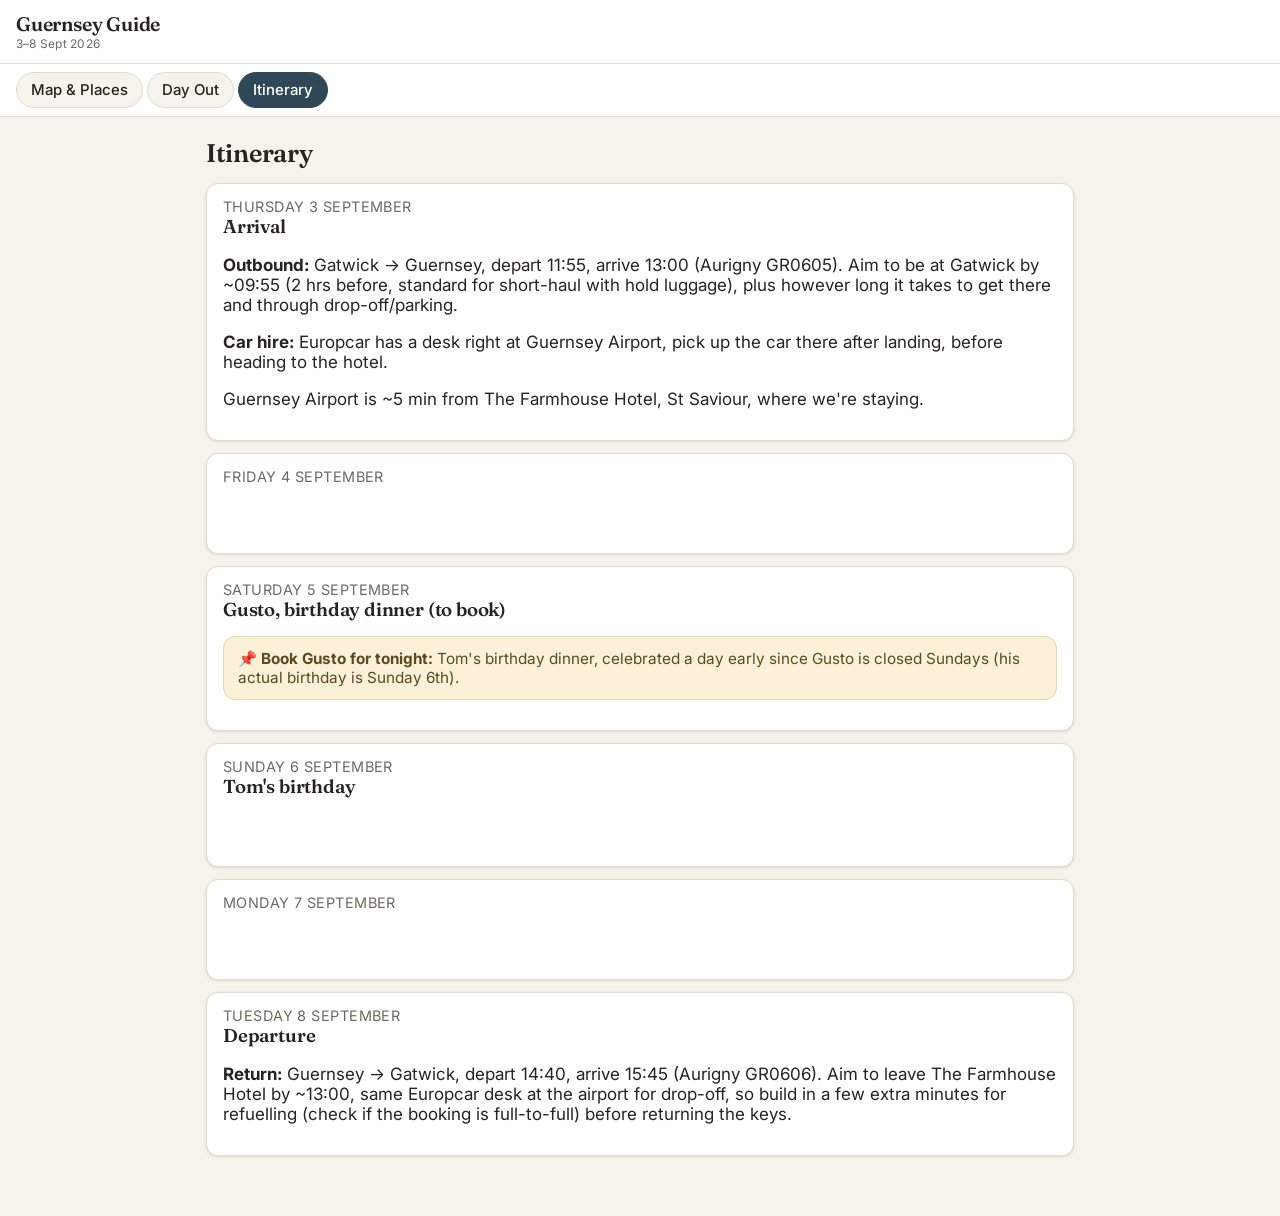
<file: itinerary.html>
<!doctype html>
<html lang="en">
<head>
<meta charset="utf-8">
<meta name="viewport" content="width=device-width, initial-scale=1, maximum-scale=1">
<title>Itinerary | Guernsey Guide</title>
<link rel="stylesheet" href="style.css">
</head>
<body>
<main>
  <h1>Itinerary</h1>

  <div class="itinerary-day">
    <div class="date">Thursday 3 September</div>
    <h2>Arrival</h2>
    <p><strong>Outbound:</strong> Gatwick → Guernsey, depart 11:55, arrive 13:00 (Aurigny GR0605).
      Aim to be at Gatwick by ~09:55 (2 hrs before, standard for short-haul with hold luggage), plus however
      long it takes to get there and through drop-off/parking.</p>
    <p><strong>Car hire:</strong> Europcar has a desk right at Guernsey Airport, pick up the car there after landing,
      before heading to the hotel.</p>
    <p>Guernsey Airport is ~5 min from The Farmhouse Hotel, St Saviour, where we're staying.</p>
  </div>
  <div class="itinerary-day">
    <div class="date">Friday 4 September</div>
    <h2></h2>
    <p>&nbsp;</p>
  </div>
  <div class="itinerary-day">
    <div class="date">Saturday 5 September</div>
    <h2>Gusto, birthday dinner (to book)</h2>
    <p class="placeholder-note">📌 <strong>Book Gusto for tonight:</strong> Tom's birthday dinner, celebrated a day early since Gusto is closed Sundays (his actual birthday is Sunday 6th).</p>
  </div>
  <div class="itinerary-day">
    <div class="date">Sunday 6 September</div>
    <h2>Tom's birthday</h2>
    <p>&nbsp;</p>
  </div>
  <div class="itinerary-day">
    <div class="date">Monday 7 September</div>
    <h2></h2>
    <p>&nbsp;</p>
  </div>
  <div class="itinerary-day">
    <div class="date">Tuesday 8 September</div>
    <h2>Departure</h2>
    <p><strong>Return:</strong> Guernsey → Gatwick, depart 14:40, arrive 15:45 (Aurigny GR0606).
      Aim to leave The Farmhouse Hotel by ~13:00, same Europcar desk at the airport for drop-off,
      so build in a few extra minutes for refuelling (check if the booking is full-to-full) before returning the keys.</p>
  </div>
</main>
<script src="nav.js"></script>
<script>renderHeader('itinerary');</script>
</body>
</html>
</file>
<file: style.css>
@import url('https://fonts.googleapis.com/css2?family=Fraunces:opsz,wght@9..144,500;9..144,600&family=Inter:wght@400;500;600&display=swap');

:root {
  --bg: #F6F3EC;
  --surface: #FFFFFF;
  --ink: #262420;
  --ink-soft: #6E6A61;
  --border: #E2DCCC;
  --accent: #2F4858;
  --accent-ink: #FFFFFF;
  --radius: 12px;
  --shadow: 0 1px 3px rgba(30,25,15,0.07), 0 1px 2px rgba(30,25,15,0.05);
  --serif: 'Fraunces', Georgia, 'Times New Roman', serif;
  --sans: 'Inter', -apple-system, BlinkMacSystemFont, "Segoe UI", Roboto, Helvetica, Arial, sans-serif;
  font-size: 17px;
}

* { box-sizing: border-box; }

html, body {
  margin: 0;
  padding: 0;
  background: var(--bg);
  color: var(--ink);
  font-family: var(--sans);
  -webkit-text-size-adjust: 100%;
}

a { color: var(--accent); text-decoration: none; }
a:hover { text-decoration: underline; }

img { max-width: 100%; }

h1, h2, h3 { font-family: var(--serif); font-weight: 600; letter-spacing: -0.01em; }

.app-header {
  position: sticky;
  top: 0;
  z-index: 500;
  background: var(--surface);
  border-bottom: 1px solid var(--border);
  padding: 12px 16px;
  display: flex;
  align-items: center;
  justify-content: space-between;
  gap: 12px;
}

.app-header .brand {
  font-family: var(--serif);
  font-weight: 600;
  font-size: 1.15rem;
  white-space: nowrap;
  letter-spacing: -0.01em;
}

.app-header .brand small {
  display: block;
  font-family: var(--sans);
  font-weight: 400;
  font-size: 0.7rem;
  color: var(--ink-soft);
  letter-spacing: 0.02em;
}

nav.tabs {
  display: flex;
  gap: 4px;
  overflow-x: auto;
  -webkit-overflow-scrolling: touch;
  scrollbar-width: none;
  padding: 8px 16px;
  background: var(--surface);
  border-bottom: 1px solid var(--border);
  position: sticky;
  top: 57px;
  z-index: 490;
}
nav.tabs::-webkit-scrollbar { display: none; }

nav.tabs a {
  flex: 0 0 auto;
  padding: 8px 14px;
  border-radius: 999px;
  background: var(--bg);
  border: 1px solid var(--border);
  color: var(--ink);
  font-size: 0.88rem;
  font-weight: 500;
  white-space: nowrap;
}
nav.tabs a:hover { text-decoration: none; background: #EEE8D8; }
nav.tabs a.active {
  background: var(--accent);
  border-color: var(--accent);
  color: var(--accent-ink);
}

main {
  max-width: 900px;
  margin: 0 auto;
  padding: 16px;
  padding-bottom: 48px;
}

h1 { font-size: 1.5rem; margin: 4px 0 14px; }
h2 { font-size: 1.2rem; margin: 22px 0 10px; }

.category-grid {
  display: grid;
  grid-template-columns: repeat(auto-fill, minmax(150px, 1fr));
  gap: 10px;
  margin: 16px 0;
}

.cat-card {
  display: flex;
  align-items: center;
  gap: 8px;
  padding: 14px;
  border-radius: var(--radius);
  background: var(--surface);
  border: 1px solid var(--border);
  box-shadow: var(--shadow);
  font-weight: 600;
  color: var(--ink);
}
.cat-card .swatch {
  width: 12px; height: 12px; border-radius: 50%; flex: 0 0 auto;
}
.cat-card small {
  display: block;
  font-weight: 400;
  color: var(--ink-soft);
  font-size: 0.78rem;
}

#map {
  width: 100%;
  height: 46vh;
  min-height: 320px;
  border-radius: var(--radius);
  border: 1px solid var(--border);
  z-index: 1;
}

.map-page main { max-width: 1100px; padding-top: 12px; }

.filter-bar {
  display: flex;
  flex-wrap: wrap;
  gap: 6px;
  margin: 12px 0;
}

.filter-chip {
  display: inline-flex;
  align-items: center;
  gap: 6px;
  padding: 7px 11px;
  border-radius: 999px;
  border: 1px solid var(--border);
  background: var(--surface);
  font-size: 0.8rem;
  font-weight: 500;
  cursor: pointer;
  user-select: none;
  transition: opacity 0.15s;
}
.filter-chip .dot { width: 9px; height: 9px; border-radius: 50%; flex: 0 0 auto; }
.filter-chip.off { opacity: 0.35; }

.leaflet-popup-content { font-size: 0.92rem; line-height: 1.4; font-family: var(--sans); }
.leaflet-popup-content h3 { margin: 0 0 4px; font-size: 1rem; font-family: var(--serif); }
.leaflet-popup-content .meta { color: var(--ink-soft); font-size: 0.82rem; }

.poi-list {
  display: flex;
  flex-direction: column;
  gap: 10px;
}

.poi-card {
  background: var(--surface);
  border: 1px solid var(--border);
  border-left: 5px solid var(--accent);
  border-radius: var(--radius);
  padding: 12px 14px;
  box-shadow: var(--shadow);
  scroll-margin-top: 130px;
}
.poi-card h3 {
  margin: 0 0 4px;
  font-size: 1.05rem;
  display: flex;
  justify-content: space-between;
  align-items: baseline;
  gap: 8px;
}
.poi-card .area {
  font-family: var(--sans);
  font-size: 0.8rem;
  color: var(--ink-soft);
  font-weight: 400;
  white-space: nowrap;
}
.poi-card .note {
  margin: 6px 0 0;
  font-size: 0.92rem;
}
.poi-card .details {
  margin-top: 8px;
  padding-top: 8px;
  border-top: 1px dashed var(--border);
  font-size: 0.85rem;
  color: var(--ink-soft);
  display: grid;
  grid-template-columns: auto 1fr;
  gap: 3px 8px;
}
.poi-card .details dt { font-weight: 600; color: var(--ink); }
.poi-card .details dd { margin: 0; }
.poi-card .map-link { font-size: 0.82rem; margin-top: 8px; display: inline-block; }
.poi-card .badge {
  display: inline-block;
  font-size: 0.7rem;
  padding: 2px 7px;
  border-radius: 999px;
  background: var(--bg);
  border: 1px solid var(--border);
  color: var(--ink-soft);
  margin-left: 6px;
}

.subcat-group {
  margin-bottom: 10px;
  background: var(--surface);
  border: 1px solid var(--border);
  border-radius: var(--radius);
  overflow: hidden;
}
.subcat-group summary {
  list-style: none;
  cursor: pointer;
  padding: 12px 14px;
  user-select: none;
}
.subcat-group summary::-webkit-details-marker { display: none; }
.subcat-group summary h2 {
  font-family: var(--sans);
  font-size: 0.95rem;
  font-weight: 600;
  letter-spacing: 0.01em;
  color: var(--ink);
  margin: 0;
  display: flex;
  align-items: center;
  gap: 8px;
}
.subcat-group summary h2::after {
  content: '▾';
  margin-left: auto;
  color: var(--ink-soft);
  font-size: 0.8rem;
  transition: transform 0.15s;
}
.subcat-group[open] summary h2::after { transform: rotate(180deg); }
.subcat-group summary .count {
  font-size: 0.75rem;
  font-weight: 500;
  color: var(--ink-soft);
  background: var(--bg);
  border: 1px solid var(--border);
  border-radius: 999px;
  padding: 1px 8px;
}
.subcat-group > .poi-list {
  padding: 0 14px 14px;
}
.subcat-group > .poi-list h2 {
  text-transform: uppercase;
  letter-spacing: 0.04em;
  color: var(--ink-soft);
  border-bottom: 1px solid var(--border);
  padding-bottom: 6px;
}

.dayout-form {
  background: var(--surface);
  border: 1px solid var(--border);
  border-radius: var(--radius);
  padding: 16px;
  margin-bottom: 14px;
  display: flex;
  flex-direction: column;
  gap: 12px;
}
.dayout-form label { font-weight: 600; font-size: 0.88rem; }
.dayout-form select, .dayout-form input[type=range] {
  width: 100%;
  padding: 10px;
  font-size: 1rem;
  font-family: var(--sans);
  border-radius: 8px;
  border: 1px solid var(--border);
  background: var(--bg);
}
.dayout-form button {
  padding: 12px;
  font-size: 1rem;
  font-weight: 600;
  font-family: var(--sans);
  border-radius: 8px;
  border: none;
  background: var(--accent);
  color: var(--accent-ink);
  cursor: pointer;
}
.dayout-hint {
  font-size: 0.82rem;
  color: var(--ink-soft);
  margin: -6px 0 0;
}
.range-value { font-weight: 400; color: var(--ink-soft); }

.itinerary-day {
  background: var(--surface);
  border: 1px solid var(--border);
  border-radius: var(--radius);
  padding: 14px 16px;
  margin-bottom: 12px;
  box-shadow: var(--shadow);
}
.itinerary-day h2 { margin: 0 0 6px; font-size: 1.1rem; }
.itinerary-day .date {
  font-family: var(--sans);
  color: var(--ink-soft);
  font-size: 0.85rem;
  text-transform: uppercase;
  letter-spacing: 0.03em;
}
.placeholder-note {
  background: #FBF1D9;
  border: 1px solid #E9D9A8;
  border-radius: var(--radius);
  padding: 12px 14px;
  font-size: 0.9rem;
  color: #5C4A1E;
}

.empty-state { color: var(--ink-soft); font-style: italic; padding: 20px 0; }
</file>
